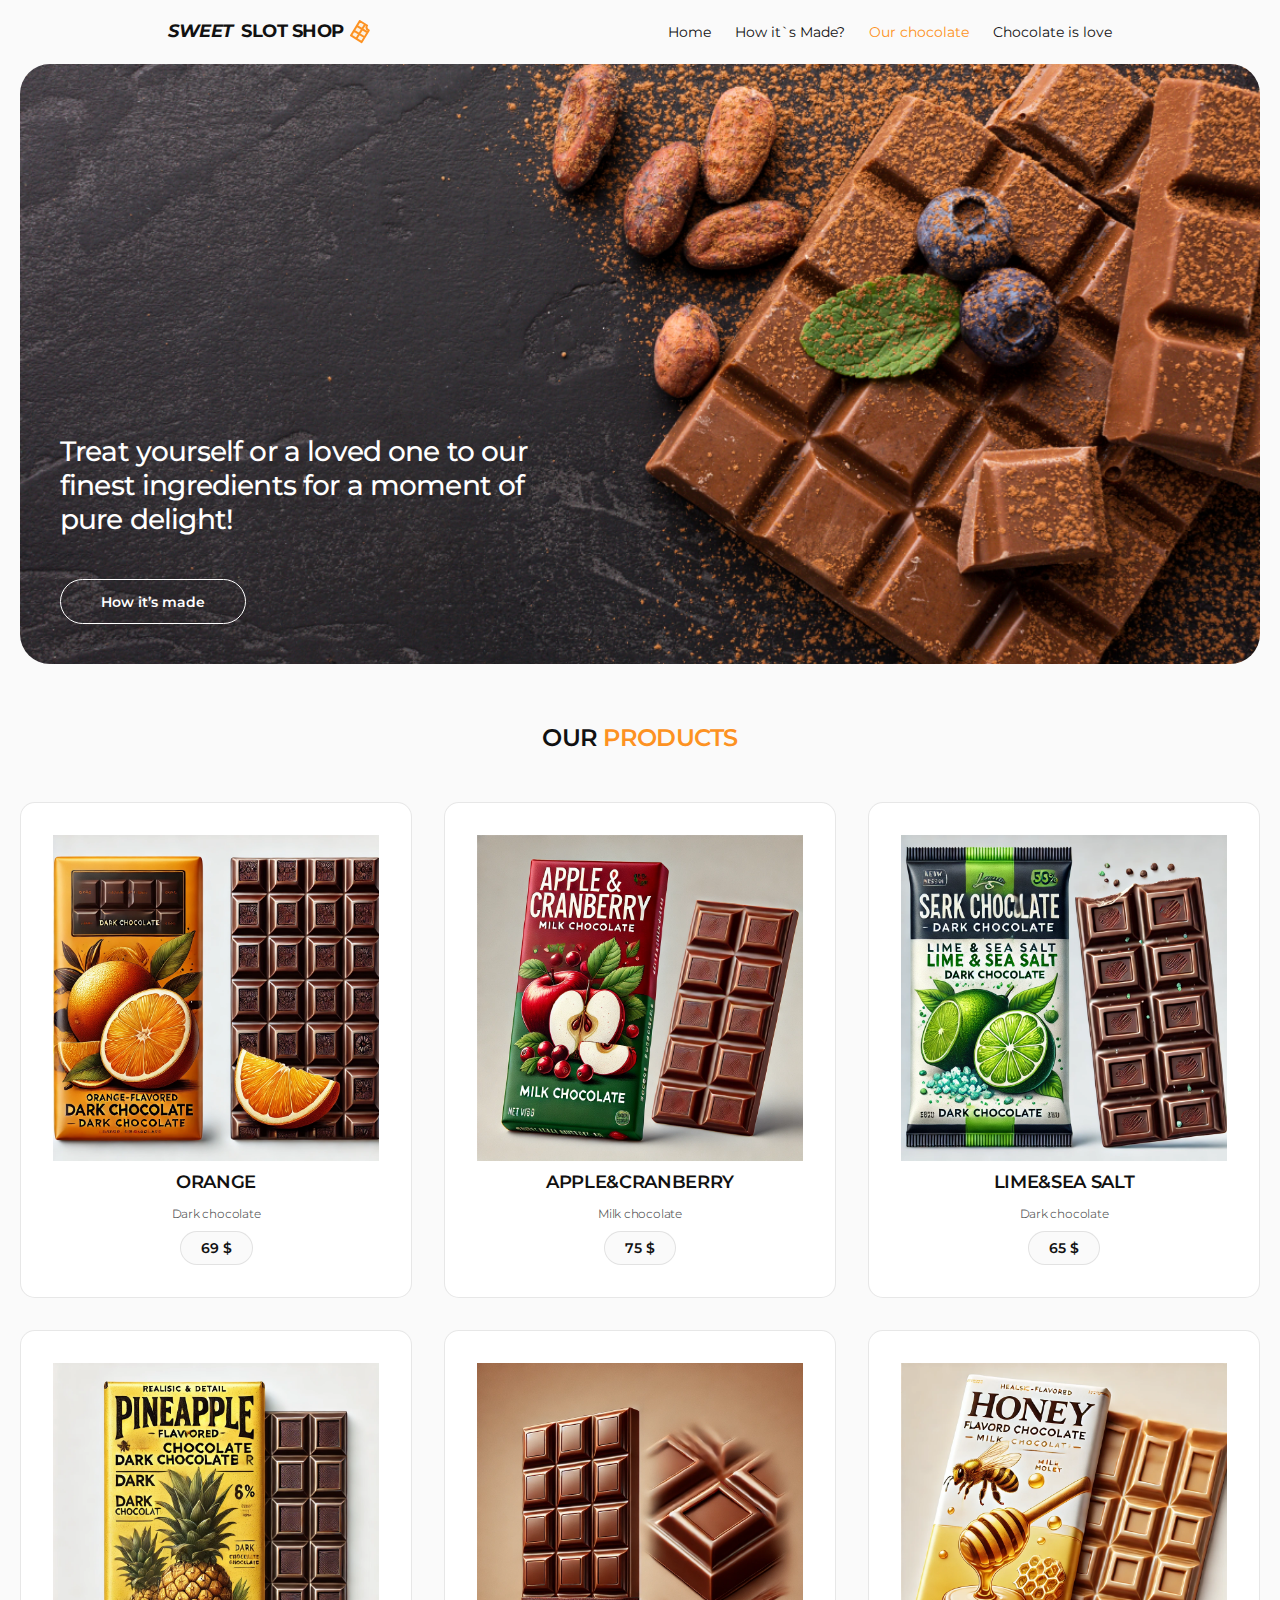
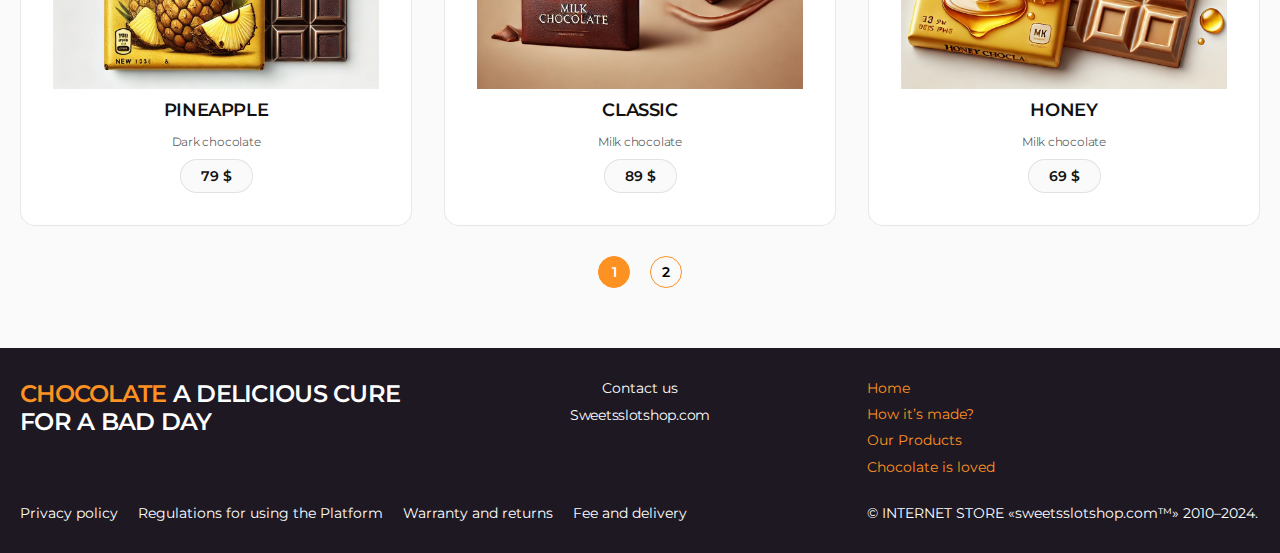
<file: page/en/index.html>
<!DOCTYPE html>
<html lang="en">
  <head>
    <meta charset="UTF-8" />
    <meta name="viewport" content="width=device-width, initial-scale=1.0" />
    <meta
      name="description"
      content="Sweet Slot Shop – unikalny sklep internetowy ze słodyczami. Zamawiaj najlepsze słodycze online, odkrywaj ekskluzywne smaki i ciesz się wyjątkowymi deserami."
    />
    <meta
      name="keywords"
      content="słodycze online, kup słodycze, Sweet Slot Shop, sklep internetowy ze słodyczami, slot online, kasyno online, świeże słodycze, najlepsze słodycze online"
    />
    <title>
      Sweet Slot Shop – Sklep internetowy ze słodyczami | Zamów najlepsze
      słodycze online
    </title>

    <!-- Open Graph / Facebook -->
    <meta
      property="og:title"
      content="Sweet Slot Shop – Sklep internetowy ze słodyczami"
    />
    <meta
      property="og:description"
      content="Zamawiaj świeże słodycze online, odkrywaj wyjątkowe smaki i ciesz się ekskluzywnymi deserami!"
    />
    <meta
      property="og:image"
      content="https://sweetsslotshop.com/img/about-img.webp"
    />
    <meta property="og:url" content="https://sweetsslotshop.com" />

    <!-- Twitter -->
    <meta name="twitter:card" content="summary_large_image" />
    <meta
      name="twitter:title"
      content="Sweet Slot Shop – Sklep internetowy ze słodyczami"
    />
    <meta
      name="twitter:description"
      content="Sweet Slot Shop – Twój sklep z najlepszymi słodyczami online. Zamawiaj teraz!"
    />
    <meta
      name="twitter:image"
      content="https://sweetsslotshop.com/img/about-img.webp"
    />

    <!-- Favicon -->
    <link rel="icon" type="image/png" href="../public/logo.png" />

    <!-- Alternate Language Links -->
    <link rel="alternate" hreflang="pl" href="https://sweetsslotshop.com" />
    <link rel="alternate" hreflang="en" href="https://sweetsslotshop.com/en" />

    <!-- Fonts Preconnect -->
    <link rel="preconnect" href="https://fonts.googleapis.com" />
    <link rel="preconnect" href="https://fonts.gstatic.com" crossorigin />

    <!-- Google Fonts -->
    <link
      href="https://fonts.googleapis.com/css2?family=Montserrat:ital,wght@0,100..900;1,100..900&display=swap"
      rel="stylesheet"
    />

    <!-- CSS Stylesheet -->
    <link rel="stylesheet" href="../../css/main.css" />

    <!-- JSON-LD Structured Data -->
    <script type="application/ld+json">
      {
        "@context": "https://schema.org",
        "@type": "Product",
        "name": "Sweet Slot Shop",
        "image": "https://sweetsslotshop.com/img/about-img.webp",
        "description": "Unikalny sklep internetowy ze słodyczami, oferujący świeże desery i ekskluzywne smaki.",
        "brand": {
          "@type": "Brand",
          "name": "Sweet Slot Shop"
        }
      }
    </script>
  </head>

  <body>
    <header class="header">
      <div class="container header-container">
        <nav class="nav">
          <a href="" class="logotype link">
            <em>Sweet</em>&nbsp; Slot Shop
            <svg width="24" height="24" class="logotype-img">
              <use href="../../images/symbol-defs.svg#chocolate"></use>
            </svg>
          </a>
          <ul class="menu list">
            <li class="menu-item"><a href="../../#home" class="link">Home</a></li>
            <li class="menu-item">
              <a href="../../#about" class="link">How it`s Made?</a>
            </li>
            <li class="menu-item">
              <a href="../../page/index.html" class="link active-link"
                >Our chocolate</a
              >
            </li>
            <li class="menu-item">
              <a href="../../#review" class="link">Chocolate is love</a>
            </li>
          </ul>
        </nav>
      </div>
    </header>

    <main>
      <section class="hero">
        <div class="container">
          <div class="hero-container">
            <h1 class="hero-title">
              Treat yourself or a loved one to our finest ingredients for a
              moment of pure delight!
            </h1>
            <div class="hero-box">
              <a href="../../#about" class="hero-link link">How it’s made</a>
            </div>
          </div>
        </div>
      </section>
      <section class="section" id="products">
        <div class="container">
          <h2 class="title">Our <span class="accent">products</span></h2>
          <ul class="products-list list" id="products-list"></ul>
          <div id="pagination" class="pagination"></div>
        </div>
      </section>
    </main>

    <footer class="footer">
      <div class="container footer-container">
        <h2 class="title footer-title">
          <span class="accent">Chocolate</span> a delicious cure for a bad day
        </h2>
        <ul class="footer-contact list">
          <li class="contact-item">
            <p class="contact-text" data-translate="footer.text1">Contact us</p>
          </li>
          <li class="footer-nav-item">
            <a
              href="../../"
              class="link"
              target="_blank"
              data-translate="footer.link1"
              >Sweetsslotshop.com</a
            >
          </li>
        </ul>
        <nav class="footer-nav">
          <ul class="footer-nav-list list">
            <li class="footer-nav-item">
              <a href="./" class="link" data-translate="footer.link1">Home</a>
            </li>
            <li class="footer-nav-item">
              <a href="../../#about" class="link" data-translate="footer.link2">
                How it’s made?</a
              >
            </li>
            <li class="footer-nav-item">
              <a
                href="../../page/index.html"
                class="link"
                data-translate="footer.link3"
              >
                Our Products</a
              >
            </li>
            <li class="footer-nav-item">
              <a href="../../#review" class="link" data-translate="footer.link3">
                Chocolate is loved</a
              >
            </li>
          </ul>
        </nav>
        <ul class="footer-list list">
          <li>
            <a
              href="../policy-page.html"
              class="link"
              data-translate="footer.link5"
              >Privacy policy
            </a>
          </li>
          <li>
            <a
              href="../returns-page.html"
              class="link"
              data-translate="footer.link6"
            >
              Regulations for using the Platform
            </a>
          </li>
          <li>
            <a
              href="../terms-page.html"
              class="link"
              data-translate="footer.link7"
            >
              Warranty and returns
            </a>
          </li>
          <li>
            <a
              href="../payment-page.html"
              class="link"
              data-translate="footer.link8"
            >
              Fee and delivery</a
            >
          </li>
        </ul>
        <p class="footer-text">
          © INTERNET STORE «sweetsslotshop.com™» 2010–2024.
        </p>
      </div>
    </footer>
    <script src="../../js/chocolate-card-en.js"></script>
  </body>
</html>
</file>
<file: css/main.css>
/* Common styles */
@import url("./base/common.css");
@import url("./base/modern-normalized.css");
@import url("./base/variables.css");
@import url("./base/container.css");
@import url("./utils/visually-hidden.css");

/* Sections style */
@import url("./layout/header.css");
@import url("./layout/hero.css");
@import url("./layout/benefits.css");
@import url("./layout/ingridients.css");
@import url("./layout/about.css");
@import url("./layout/products.css");
@import url("./layout/reviews.css");
@import url("./layout/sellers.css");
@import url("./layout/footer.css");
</file>
